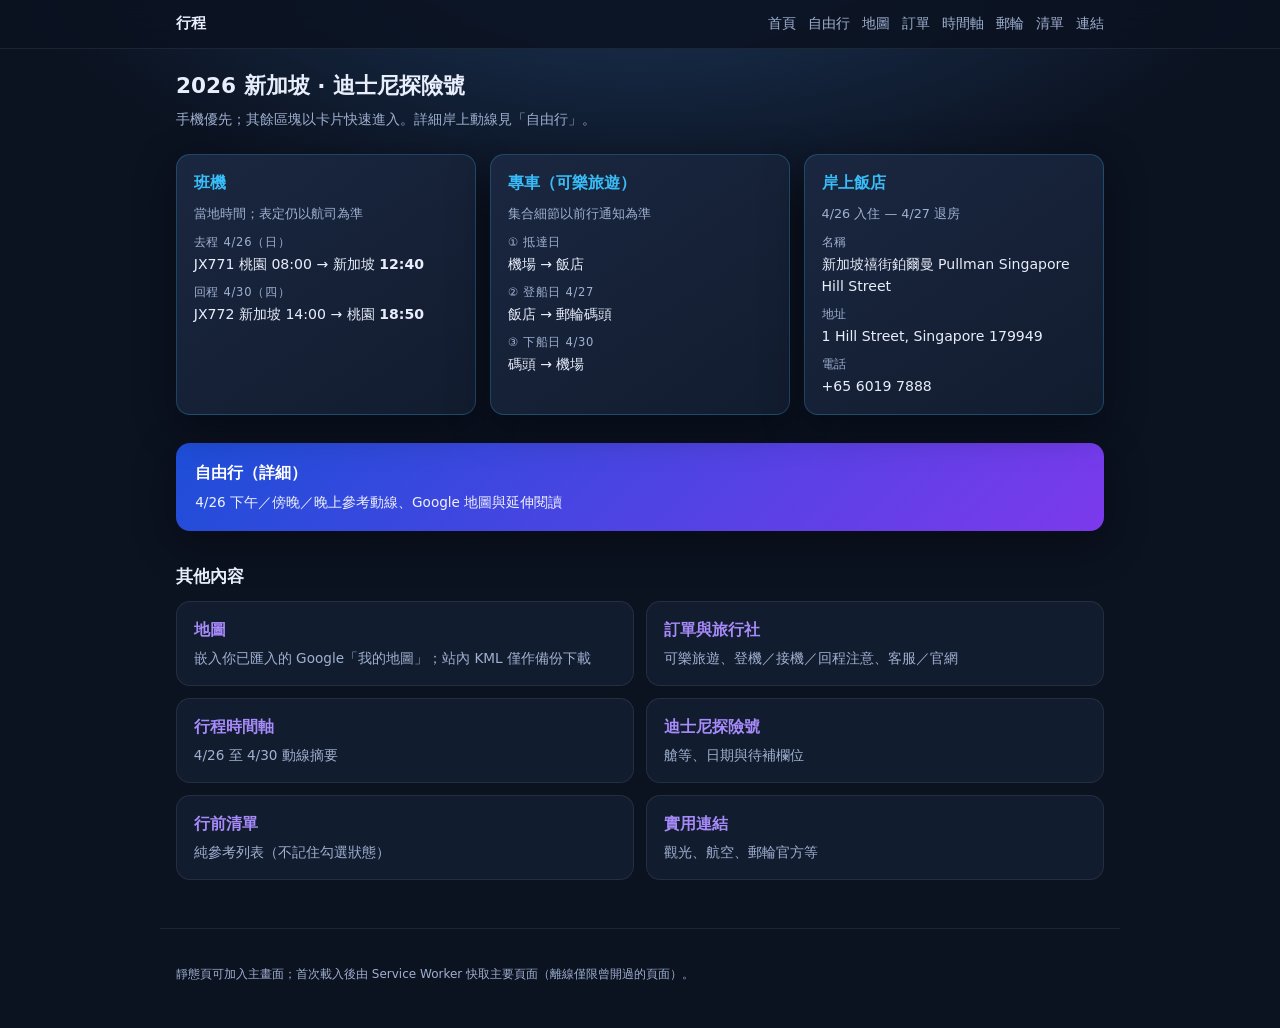
<file: index.html>
<!DOCTYPE html>
<html lang="zh-Hant">
  <head>
    <meta charset="utf-8" />
    <meta name="viewport" content="width=device-width, initial-scale=1" />
    <meta name="theme-color" content="#0b1220" />
    <meta name="description" content="2026 新加坡岸上與郵輪行程備查" />
    <title>2026 新加坡 · 行程</title>
    <link rel="stylesheet" href="./assets/app.css" />
    <link rel="manifest" href="./manifest.json" />
    <link rel="icon" href="./assets/icon.svg" type="image/svg+xml" />
  </head>
  <body>
    <header class="site-header">
      <div class="site-header__inner">
        <a class="brand" href="./index.html">行程</a>
        <nav class="nav" aria-label="主選單">
          <a href="./index.html">首頁</a>
          <a href="./singapore.html">自由行</a>
          <a href="./map.html">地圖</a>
          <a href="./order.html">訂單</a>
          <a href="./timeline.html">時間軸</a>
          <a href="./cruise.html">郵輪</a>
          <a href="./checklist.html">清單</a>
          <a href="./links.html">連結</a>
        </nav>
      </div>
    </header>

    <main>
      <div class="hero">
        <h1>2026 新加坡 · 迪士尼探險號</h1>
        <p>手機優先；其餘區塊以卡片快速進入。詳細岸上動線見「自由行」。</p>
      </div>

      <div class="grid-hero" aria-label="首屏重點">
        <article class="card card--hero">
          <h2>班機</h2>
          <p class="meta">當地時間；表定仍以航司為準</p>
          <dl>
            <dt>去程 4/26（日）</dt>
            <dd>JX771 桃園 08:00 → 新加坡 <strong>12:40</strong></dd>
            <dt>回程 4/30（四）</dt>
            <dd>JX772 新加坡 14:00 → 桃園 <strong>18:50</strong></dd>
          </dl>
        </article>
        <article class="card card--hero">
          <h2>專車（可樂旅遊）</h2>
          <p class="meta">集合細節以前行通知為準</p>
          <dl>
            <dt>① 抵達日</dt>
            <dd>機場 → 飯店</dd>
            <dt>② 登船日 4/27</dt>
            <dd>飯店 → 郵輪碼頭</dd>
            <dt>③ 下船日 4/30</dt>
            <dd>碼頭 → 機場</dd>
          </dl>
        </article>
        <article class="card card--hero">
          <h2>岸上飯店</h2>
          <p class="meta">4/26 入住 — 4/27 退房</p>
          <dl>
            <dt>名稱</dt>
            <dd>新加坡禧街鉑爾曼 Pullman Singapore Hill Street</dd>
            <dt>地址</dt>
            <dd>1 Hill Street, Singapore 179949</dd>
            <dt>電話</dt>
            <dd>+65 6019 7888</dd>
          </dl>
        </article>
      </div>

      <div class="feature-sg">
        <a href="./singapore.html">
          自由行（詳細）
          <span>4/26 下午／傍晚／晚上參考動線、Google 地圖與延伸閱讀</span>
        </a>
      </div>

      <h2 class="section-title">其他內容</h2>
      <div class="grid-cards">
        <a class="card-link" href="./map.html">
          <h3>地圖</h3>
          <p>嵌入你已匯入的 Google「我的地圖」；站內 KML 僅作備份下載</p>
        </a>
        <a class="card-link" href="./order.html">
          <h3>訂單與旅行社</h3>
          <p>可樂旅遊、登機／接機／回程注意、客服／官網</p>
        </a>
        <a class="card-link" href="./timeline.html">
          <h3>行程時間軸</h3>
          <p>4/26 至 4/30 動線摘要</p>
        </a>
        <a class="card-link" href="./cruise.html">
          <h3>迪士尼探險號</h3>
          <p>艙等、日期與待補欄位</p>
        </a>
        <a class="card-link" href="./checklist.html">
          <h3>行前清單</h3>
          <p>純參考列表（不記住勾選狀態）</p>
        </a>
        <a class="card-link" href="./links.html">
          <h3>實用連結</h3>
          <p>觀光、航空、郵輪官方等</p>
        </a>
      </div>
    </main>

    <footer class="site-footer">
      <p>靜態頁可加入主畫面；首次載入後由 Service Worker 快取主要頁面（離線僅限曾開過的頁面）。</p>
    </footer>
    <script src="./assets/register-sw.js" defer></script>
  </body>
</html>
</file>
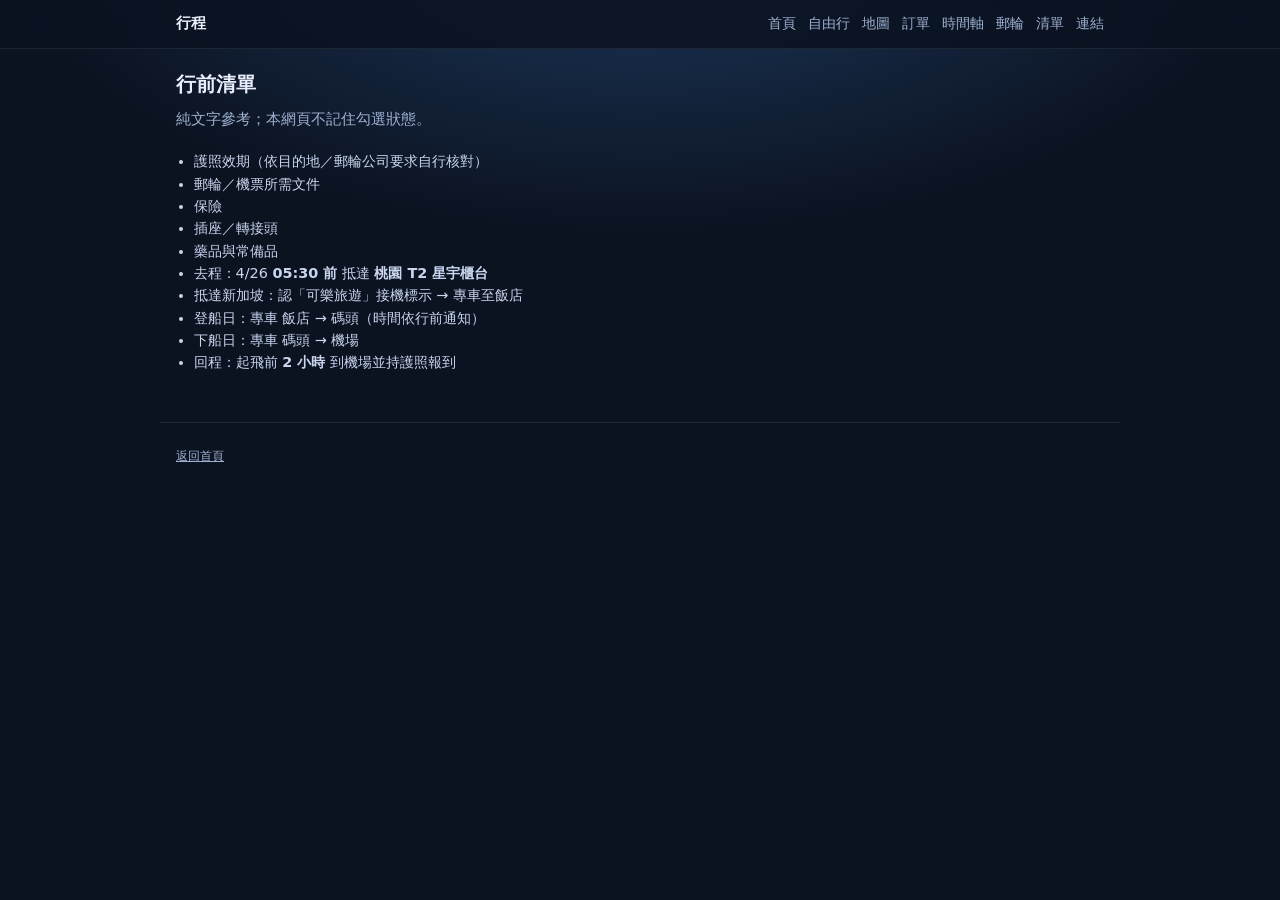
<file: checklist.html>
<!DOCTYPE html>
<html lang="zh-Hant">
  <head>
    <meta charset="utf-8" />
    <meta name="viewport" content="width=device-width, initial-scale=1" />
    <meta name="theme-color" content="#0b1220" />
    <title>行前清單</title>
    <link rel="stylesheet" href="./assets/app.css" />
    <link rel="manifest" href="./manifest.json" />
    <link rel="icon" href="./assets/icon.svg" type="image/svg+xml" />
  </head>
  <body>
    <header class="site-header">
      <div class="site-header__inner">
        <a class="brand" href="./index.html">行程</a>
        <nav class="nav" aria-label="主選單">
          <a href="./index.html">首頁</a>
          <a href="./singapore.html">自由行</a>
          <a href="./map.html">地圖</a>
          <a href="./order.html">訂單</a>
          <a href="./timeline.html">時間軸</a>
          <a href="./cruise.html">郵輪</a>
          <a href="./checklist.html" aria-current="page">清單</a>
          <a href="./links.html">連結</a>
        </nav>
      </div>
    </header>

    <main>
      <h1 class="page-title">行前清單</h1>
      <p class="lead">純文字參考；本網頁不記住勾選狀態。</p>
      <ul class="plain">
        <li>護照效期（依目的地／郵輪公司要求自行核對）</li>
        <li>郵輪／機票所需文件</li>
        <li>保險</li>
        <li>插座／轉接頭</li>
        <li>藥品與常備品</li>
        <li>去程：4/26 <strong>05:30 前</strong> 抵達 <strong>桃園 T2 星宇櫃台</strong></li>
        <li>抵達新加坡：認「可樂旅遊」接機標示 → 專車至飯店</li>
        <li>登船日：專車 飯店 → 碼頭（時間依行前通知）</li>
        <li>下船日：專車 碼頭 → 機場</li>
        <li>回程：起飛前 <strong>2 小時</strong> 到機場並持護照報到</li>
      </ul>
    </main>

    <footer class="site-footer"><a href="./index.html">返回首頁</a></footer>
    <script src="./assets/register-sw.js" defer></script>
  </body>
</html>
</file>
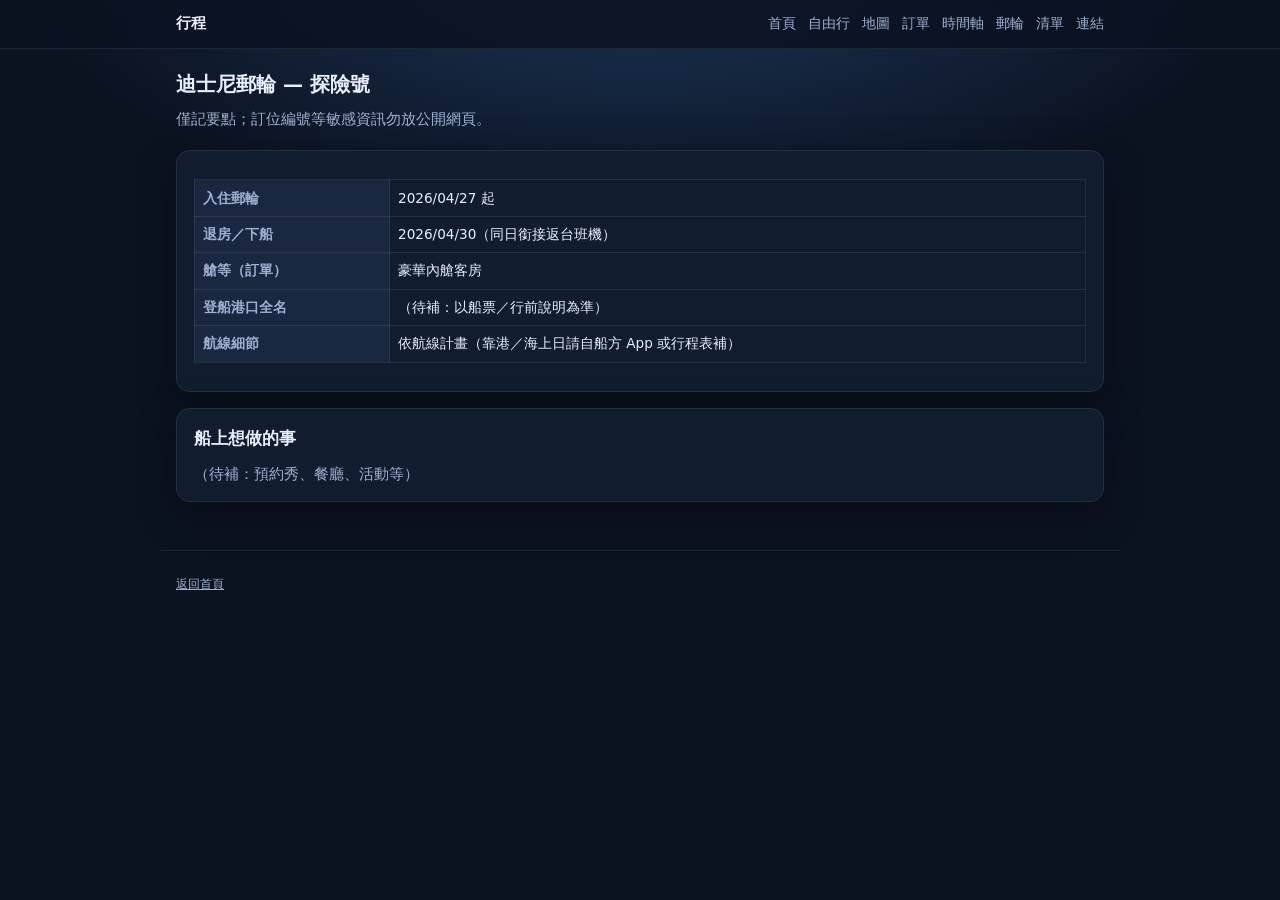
<file: cruise.html>
<!DOCTYPE html>
<html lang="zh-Hant">
  <head>
    <meta charset="utf-8" />
    <meta name="viewport" content="width=device-width, initial-scale=1" />
    <meta name="theme-color" content="#0b1220" />
    <title>迪士尼探險號</title>
    <link rel="stylesheet" href="./assets/app.css" />
    <link rel="manifest" href="./manifest.json" />
    <link rel="icon" href="./assets/icon.svg" type="image/svg+xml" />
  </head>
  <body>
    <header class="site-header">
      <div class="site-header__inner">
        <a class="brand" href="./index.html">行程</a>
        <nav class="nav" aria-label="主選單">
          <a href="./index.html">首頁</a>
          <a href="./singapore.html">自由行</a>
          <a href="./map.html">地圖</a>
          <a href="./order.html">訂單</a>
          <a href="./timeline.html">時間軸</a>
          <a href="./cruise.html" aria-current="page">郵輪</a>
          <a href="./checklist.html">清單</a>
          <a href="./links.html">連結</a>
        </nav>
      </div>
    </header>

    <main>
      <h1 class="page-title">迪士尼郵輪 — 探險號</h1>
      <p class="lead">僅記要點；訂位編號等敏感資訊勿放公開網頁。</p>

      <div class="card">
        <table class="simple">
          <tbody>
            <tr>
              <th>入住郵輪</th>
              <td>2026/04/27 起</td>
            </tr>
            <tr>
              <th>退房／下船</th>
              <td>2026/04/30（同日銜接返台班機）</td>
            </tr>
            <tr>
              <th>艙等（訂單）</th>
              <td>豪華內艙客房</td>
            </tr>
            <tr>
              <th>登船港口全名</th>
              <td>（待補：以船票／行前說明為準）</td>
            </tr>
            <tr>
              <th>航線細節</th>
              <td>依航線計畫（靠港／海上日請自船方 App 或行程表補）</td>
            </tr>
          </tbody>
        </table>
      </div>

      <div class="card" style="margin-top: 1rem">
        <h2 class="section-title" style="margin-top: 0">船上想做的事</h2>
        <p class="lead" style="margin: 0">（待補：預約秀、餐廳、活動等）</p>
      </div>
    </main>

    <footer class="site-footer"><a href="./index.html">返回首頁</a></footer>
    <script src="./assets/register-sw.js" defer></script>
  </body>
</html>
</file>
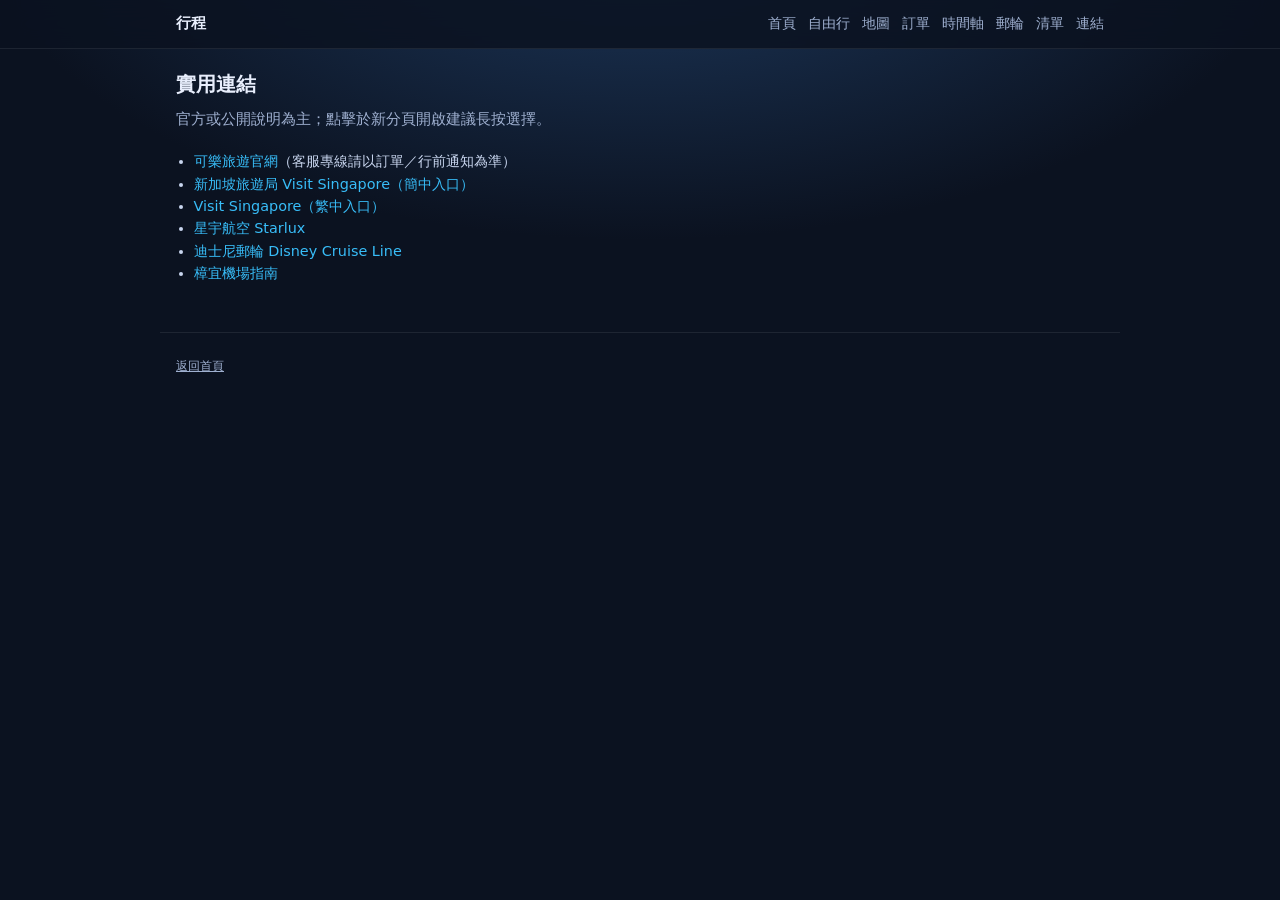
<file: links.html>
<!DOCTYPE html>
<html lang="zh-Hant">
  <head>
    <meta charset="utf-8" />
    <meta name="viewport" content="width=device-width, initial-scale=1" />
    <meta name="theme-color" content="#0b1220" />
    <title>實用連結</title>
    <link rel="stylesheet" href="./assets/app.css" />
    <link rel="manifest" href="./manifest.json" />
    <link rel="icon" href="./assets/icon.svg" type="image/svg+xml" />
  </head>
  <body>
    <header class="site-header">
      <div class="site-header__inner">
        <a class="brand" href="./index.html">行程</a>
        <nav class="nav" aria-label="主選單">
          <a href="./index.html">首頁</a>
          <a href="./singapore.html">自由行</a>
          <a href="./map.html">地圖</a>
          <a href="./order.html">訂單</a>
          <a href="./timeline.html">時間軸</a>
          <a href="./cruise.html">郵輪</a>
          <a href="./checklist.html">清單</a>
          <a href="./links.html" aria-current="page">連結</a>
        </nav>
      </div>
    </header>

    <main>
      <h1 class="page-title">實用連結</h1>
      <p class="lead">官方或公開說明為主；點擊於新分頁開啟建議長按選擇。</p>
      <ul class="plain">
        <li><a href="https://www.colatour.com.tw/">可樂旅遊官網</a>（客服專線請以訂單／行前通知為準）</li>
        <li><a href="https://www.visitsingapore.com/zh_cn/">新加坡旅遊局 Visit Singapore（簡中入口）</a></li>
        <li><a href="https://www.visitsingapore.com/zh_tw/">Visit Singapore（繁中入口）</a></li>
        <li><a href="https://www.starlux-airlines.com/zh-tw/">星宇航空 Starlux</a></li>
        <li><a href="https://disneycruise.disney.go.com/">迪士尼郵輪 Disney Cruise Line</a></li>
        <li><a href="https://www.changiairport.com/zh/airport-guide.html">樟宜機場指南</a></li>
      </ul>
    </main>

    <footer class="site-footer"><a href="./index.html">返回首頁</a></footer>
    <script src="./assets/register-sw.js" defer></script>
  </body>
</html>
</file>
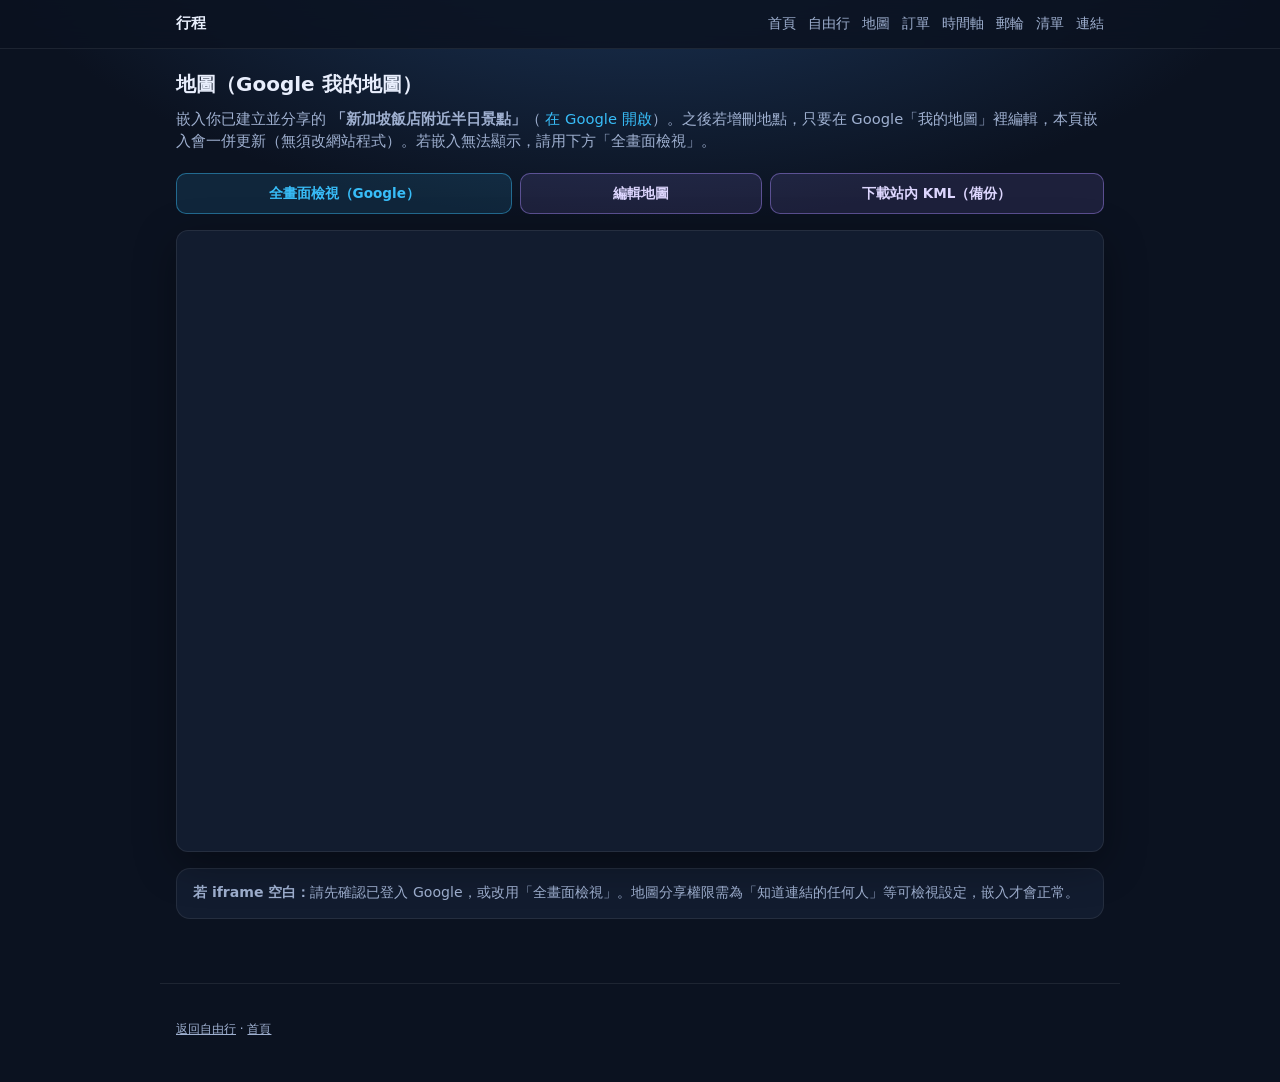
<file: map.html>
<!DOCTYPE html>
<html lang="zh-Hant">
  <head>
    <meta charset="utf-8" />
    <meta name="viewport" content="width=device-width, initial-scale=1" />
    <meta name="theme-color" content="#0b1220" />
    <meta name="description" content="自由行：Google 我的地圖" />
    <title>地圖 · 自由行</title>
    <link rel="stylesheet" href="./assets/app.css" />
    <link rel="manifest" href="./manifest.json" />
    <link rel="icon" href="./assets/icon.svg" type="image/svg+xml" />
  </head>
  <body>
    <header class="site-header">
      <div class="site-header__inner">
        <a class="brand" href="./index.html">行程</a>
        <nav class="nav" aria-label="主選單">
          <a href="./index.html">首頁</a>
          <a href="./singapore.html">自由行</a>
          <a href="./map.html" aria-current="page">地圖</a>
          <a href="./order.html">訂單</a>
          <a href="./timeline.html">時間軸</a>
          <a href="./cruise.html">郵輪</a>
          <a href="./checklist.html">清單</a>
          <a href="./links.html">連結</a>
        </nav>
      </div>
    </header>

    <main>
      <h1 class="page-title">地圖（Google 我的地圖）</h1>
      <p class="lead">
        嵌入你已建立並分享的
        <strong>「新加坡飯店附近半日景點」</strong>（
        <a
          href="https://www.google.com/maps/d/edit?mid=1lL3qdmf4UXi1P9cRLF7yjPcPuzd3kZs&amp;usp=sharing"
          target="_blank"
          rel="noopener"
          >在 Google 開啟</a
        >）。之後若增刪地點，只要在 Google「我的地圖」裡編輯，本頁嵌入會一併更新（無須改網站程式）。若嵌入無法顯示，請用下方「全畫面檢視」。
      </p>

      <div class="map-toolbar">
        <a
          class="btn"
          href="https://www.google.com/maps/d/u/0/viewer?mid=1lL3qdmf4UXi1P9cRLF7yjPcPuzd3kZs&amp;hl=zh-TW"
          target="_blank"
          rel="noopener"
          >全畫面檢視（Google）</a
        >
        <a
          class="btn btn--secondary"
          href="https://www.google.com/maps/d/edit?mid=1lL3qdmf4UXi1P9cRLF7yjPcPuzd3kZs&amp;usp=sharing"
          target="_blank"
          rel="noopener"
          >編輯地圖</a
        >
        <a class="btn btn--secondary" href="./assets/singapore-pois.kml" download="singapore-pois.kml"
          >下載站內 KML（備份）</a
        >
      </div>

      <div class="my-maps-embed" aria-label="Google 我的地圖嵌入">
        <iframe
          title="新加坡飯店附近半日景點"
          loading="lazy"
          referrerpolicy="no-referrer-when-downgrade"
          src="https://www.google.com/maps/d/embed?mid=1lL3qdmf4UXi1P9cRLF7yjPcPuzd3kZs&amp;hl=zh-TW"
        ></iframe>
      </div>

      <div class="callout" style="margin-top: 1rem">
        <strong>若 iframe 空白：</strong>請先確認已登入 Google，或改用「全畫面檢視」。地圖分享權限需為「知道連結的任何人」等可檢視設定，嵌入才會正常。
      </div>
    </main>

    <footer class="site-footer">
      <p><a href="./singapore.html">返回自由行</a> · <a href="./index.html">首頁</a></p>
    </footer>
    <script src="./assets/register-sw.js" defer></script>
  </body>
</html>
</file>
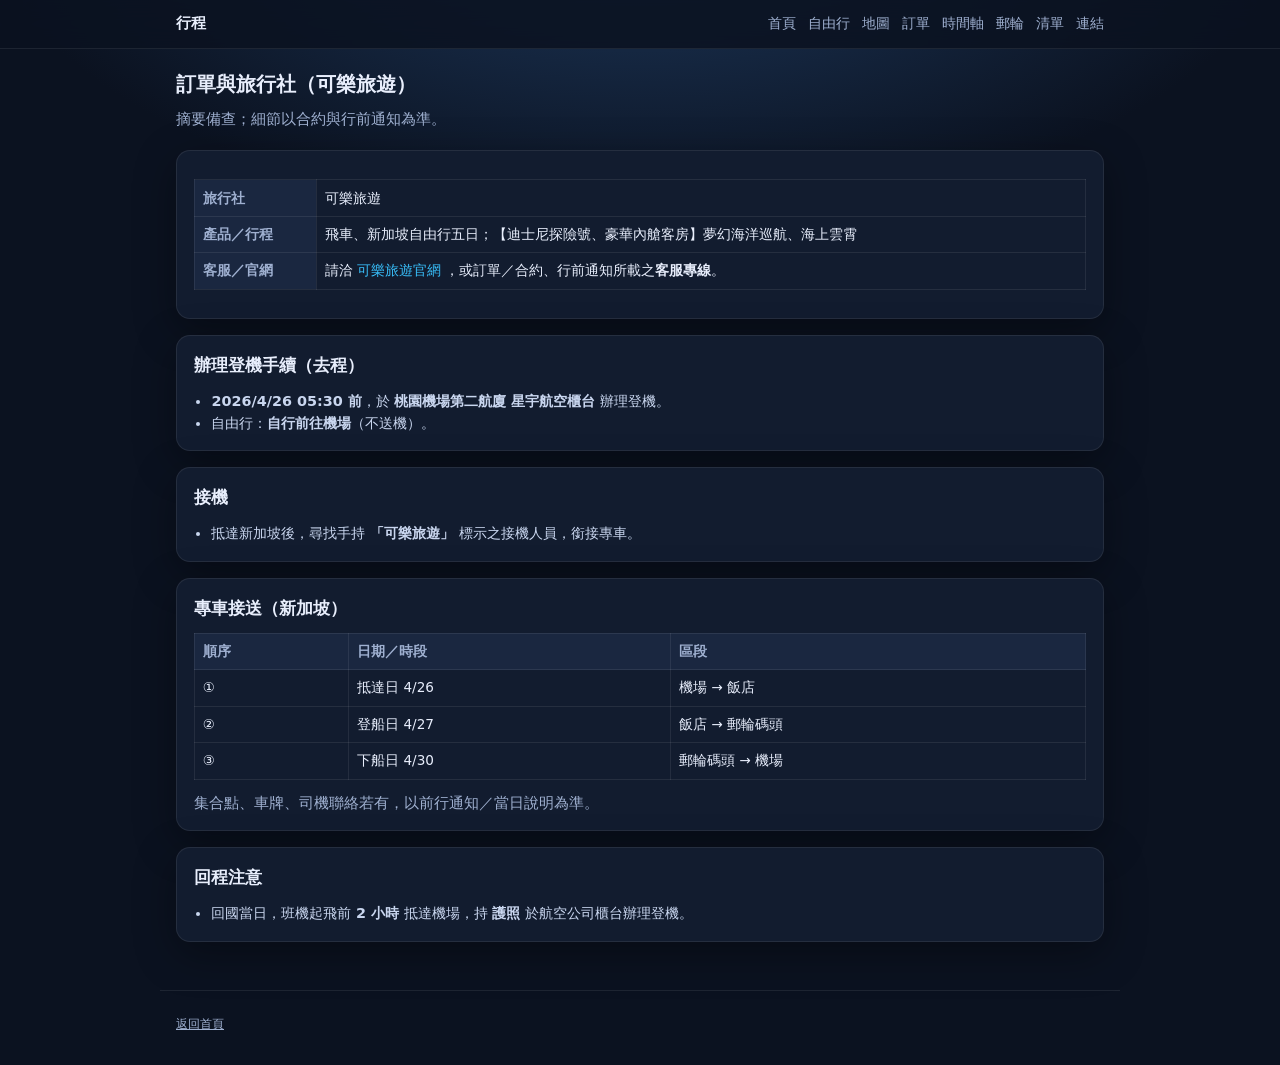
<file: order.html>
<!DOCTYPE html>
<html lang="zh-Hant">
  <head>
    <meta charset="utf-8" />
    <meta name="viewport" content="width=device-width, initial-scale=1" />
    <meta name="theme-color" content="#0b1220" />
    <title>訂單與旅行社</title>
    <link rel="stylesheet" href="./assets/app.css" />
    <link rel="manifest" href="./manifest.json" />
    <link rel="icon" href="./assets/icon.svg" type="image/svg+xml" />
  </head>
  <body>
    <header class="site-header">
      <div class="site-header__inner">
        <a class="brand" href="./index.html">行程</a>
        <nav class="nav" aria-label="主選單">
          <a href="./index.html">首頁</a>
          <a href="./singapore.html">自由行</a>
          <a href="./map.html">地圖</a>
          <a href="./order.html" aria-current="page">訂單</a>
          <a href="./timeline.html">時間軸</a>
          <a href="./cruise.html">郵輪</a>
          <a href="./checklist.html">清單</a>
          <a href="./links.html">連結</a>
        </nav>
      </div>
    </header>

    <main>
      <h1 class="page-title">訂單與旅行社（可樂旅遊）</h1>
      <p class="lead">摘要備查；細節以合約與行前通知為準。</p>

      <div class="card" style="margin-bottom: 1rem">
        <table class="simple">
          <tbody>
            <tr>
              <th>旅行社</th>
              <td>可樂旅遊</td>
            </tr>
            <tr>
              <th>產品／行程</th>
              <td>
                飛車、新加坡自由行五日；【迪士尼探險號、豪華內艙客房】夢幻海洋巡航、海上雲霄
              </td>
            </tr>
            <tr>
              <th>客服／官網</th>
              <td>
                請洽
                <a href="https://www.colatour.com.tw/" target="_blank" rel="noopener">可樂旅遊官網</a>
                ，或訂單／合約、行前通知所載之<strong>客服專線</strong>。
              </td>
            </tr>
          </tbody>
        </table>
      </div>

      <div class="card" style="margin-bottom: 1rem">
        <h2 class="section-title" style="margin-top: 0">辦理登機手續（去程）</h2>
        <ul class="plain">
          <li><strong>2026/4/26 05:30 前</strong>，於 <strong>桃園機場第二航廈 星宇航空櫃台</strong> 辦理登機。</li>
          <li>自由行：<strong>自行前往機場</strong>（不送機）。</li>
        </ul>
      </div>

      <div class="card" style="margin-bottom: 1rem">
        <h2 class="section-title" style="margin-top: 0">接機</h2>
        <ul class="plain">
          <li>抵達新加坡後，尋找手持 <strong>「可樂旅遊」</strong> 標示之接機人員，銜接專車。</li>
        </ul>
      </div>

      <div class="card" style="margin-bottom: 1rem">
        <h2 class="section-title" style="margin-top: 0">專車接送（新加坡）</h2>
        <table class="simple">
          <thead>
            <tr>
              <th>順序</th>
              <th>日期／時段</th>
              <th>區段</th>
            </tr>
          </thead>
          <tbody>
            <tr>
              <td>①</td>
              <td>抵達日 4/26</td>
              <td>機場 → 飯店</td>
            </tr>
            <tr>
              <td>②</td>
              <td>登船日 4/27</td>
              <td>飯店 → 郵輪碼頭</td>
            </tr>
            <tr>
              <td>③</td>
              <td>下船日 4/30</td>
              <td>郵輪碼頭 → 機場</td>
            </tr>
          </tbody>
        </table>
        <p class="lead" style="margin: 0.75rem 0 0">集合點、車牌、司機聯絡若有，以前行通知／當日說明為準。</p>
      </div>

      <div class="card">
        <h2 class="section-title" style="margin-top: 0">回程注意</h2>
        <ul class="plain">
          <li>回國當日，班機起飛前 <strong>2 小時</strong> 抵達機場，持 <strong>護照</strong> 於航空公司櫃台辦理登機。</li>
        </ul>
      </div>
    </main>

    <footer class="site-footer"><a href="./index.html">返回首頁</a></footer>
    <script src="./assets/register-sw.js" defer></script>
  </body>
</html>
</file>
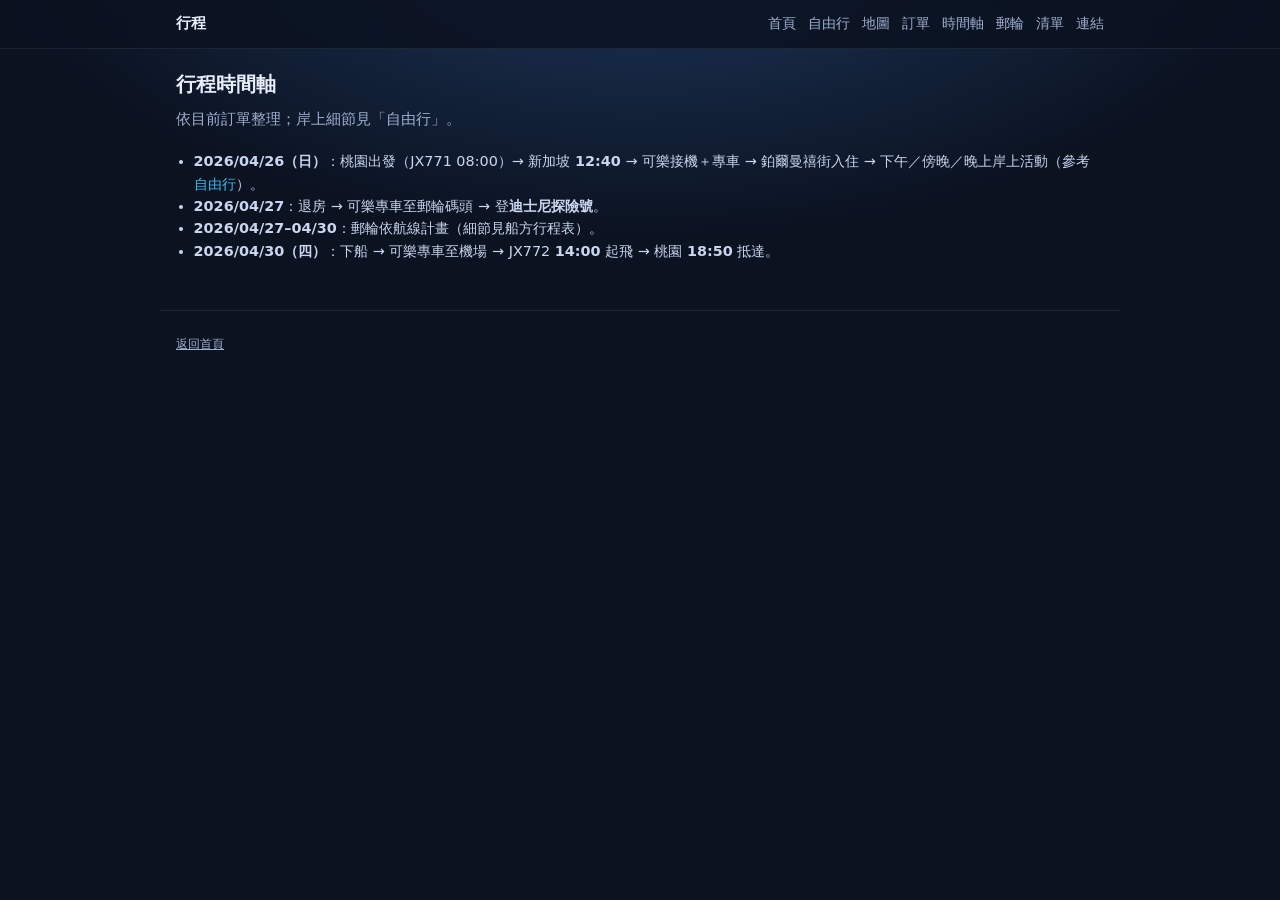
<file: timeline.html>
<!DOCTYPE html>
<html lang="zh-Hant">
  <head>
    <meta charset="utf-8" />
    <meta name="viewport" content="width=device-width, initial-scale=1" />
    <meta name="theme-color" content="#0b1220" />
    <title>行程時間軸</title>
    <link rel="stylesheet" href="./assets/app.css" />
    <link rel="manifest" href="./manifest.json" />
    <link rel="icon" href="./assets/icon.svg" type="image/svg+xml" />
  </head>
  <body>
    <header class="site-header">
      <div class="site-header__inner">
        <a class="brand" href="./index.html">行程</a>
        <nav class="nav" aria-label="主選單">
          <a href="./index.html">首頁</a>
          <a href="./singapore.html">自由行</a>
          <a href="./map.html">地圖</a>
          <a href="./order.html">訂單</a>
          <a href="./timeline.html" aria-current="page">時間軸</a>
          <a href="./cruise.html">郵輪</a>
          <a href="./checklist.html">清單</a>
          <a href="./links.html">連結</a>
        </nav>
      </div>
    </header>

    <main>
      <h1 class="page-title">行程時間軸</h1>
      <p class="lead">依目前訂單整理；岸上細節見「自由行」。</p>
      <ul class="plain">
        <li>
          <strong>2026/04/26（日）</strong>：桃園出發（JX771 08:00）→ 新加坡 <strong>12:40</strong> → 可樂接機＋專車 →
          鉑爾曼禧街入住 → 下午／傍晚／晚上岸上活動（參考
          <a href="./singapore.html">自由行</a>）。
        </li>
        <li>
          <strong>2026/04/27</strong>：退房 → 可樂專車至郵輪碼頭 → 登<strong>迪士尼探險號</strong>。
        </li>
        <li><strong>2026/04/27–04/30</strong>：郵輪依航線計畫（細節見船方行程表）。</li>
        <li>
          <strong>2026/04/30（四）</strong>：下船 → 可樂專車至機場 → JX772 <strong>14:00</strong> 起飛 → 桃園
          <strong>18:50</strong> 抵達。
        </li>
      </ul>
    </main>

    <footer class="site-footer"><a href="./index.html">返回首頁</a></footer>
    <script src="./assets/register-sw.js" defer></script>
  </body>
</html>
</file>
<file: assets/app.css>
/* 手機優先；桌機加寬 */
:root {
  --bg: #0b1220;
  --surface: #121c2f;
  --surface-2: #1a2740;
  --text: #e8eefc;
  --muted: #9fb0d0;
  --accent: #38bdf8;
  --accent-2: #a78bfa;
  --card-border: rgba(255, 255, 255, 0.08);
  --radius: 14px;
  --shadow: 0 12px 40px rgba(0, 0, 0, 0.35);
  --font: "SF Pro Text", system-ui, -apple-system, "Segoe UI", Roboto,
    "PingFang SC", "Hiragino Sans GB", "Microsoft YaHei", sans-serif;
}

*,
*::before,
*::after {
  box-sizing: border-box;
}

html {
  scroll-behavior: smooth;
}

body {
  margin: 0;
  font-family: var(--font);
  background: radial-gradient(1200px 600px at 50% -10%, #1e3a5f 0%, var(--bg) 55%);
  color: var(--text);
  line-height: 1.55;
  min-height: 100dvh;
}

a {
  color: var(--accent);
  text-decoration: none;
}
a:hover {
  text-decoration: underline;
}

img {
  max-width: 100%;
  height: auto;
  display: block;
}

.site-header {
  position: sticky;
  top: 0;
  z-index: 20;
  backdrop-filter: blur(12px);
  background: rgba(11, 18, 32, 0.85);
  border-bottom: 1px solid var(--card-border);
}

.site-header__inner {
  max-width: 960px;
  margin: 0 auto;
  padding: 0.75rem 1rem;
  display: flex;
  align-items: center;
  justify-content: space-between;
  gap: 0.75rem;
}

.brand {
  font-weight: 700;
  font-size: 0.95rem;
  letter-spacing: 0.02em;
  color: var(--text);
  text-decoration: none;
}
.brand:hover {
  text-decoration: none;
  color: var(--accent);
}

.nav {
  display: flex;
  flex-wrap: wrap;
  gap: 0.5rem 0.75rem;
  justify-content: flex-end;
}

.nav a {
  font-size: 0.85rem;
  color: var(--muted);
  text-decoration: none;
}
.nav a:hover {
  color: var(--accent);
}

main {
  max-width: 960px;
  margin: 0 auto;
  padding: 1.25rem 1rem 3rem;
}

.hero {
  margin-bottom: 1.5rem;
}

.hero h1 {
  font-size: 1.35rem;
  margin: 0 0 0.35rem;
  font-weight: 700;
}

.hero p {
  margin: 0;
  color: var(--muted);
  font-size: 0.9rem;
}

.grid-hero {
  display: grid;
  gap: 0.85rem;
}

@media (min-width: 720px) {
  .grid-hero {
    grid-template-columns: repeat(3, 1fr);
  }
}

.card {
  background: var(--surface);
  border: 1px solid var(--card-border);
  border-radius: var(--radius);
  padding: 1rem 1.05rem;
  box-shadow: var(--shadow);
}

.card--hero {
  border-color: rgba(56, 189, 248, 0.25);
  background: linear-gradient(145deg, var(--surface-2), var(--surface));
}

.card--hero h2 {
  margin: 0 0 0.5rem;
  font-size: 1rem;
  color: var(--accent);
}

.card--hero .meta {
  font-size: 0.8rem;
  color: var(--muted);
  margin: 0 0 0.65rem;
}

.card--hero dl {
  margin: 0;
  font-size: 0.88rem;
}

.card--hero dt {
  color: var(--muted);
  font-size: 0.72rem;
  text-transform: uppercase;
  letter-spacing: 0.06em;
  margin-top: 0.5rem;
}
.card--hero dt:first-child {
  margin-top: 0;
}
.card--hero dd {
  margin: 0.15rem 0 0;
}

.section-title {
  font-size: 1.05rem;
  margin: 2rem 0 0.75rem;
  color: var(--text);
}

.grid-cards {
  display: grid;
  gap: 0.75rem;
}

@media (min-width: 640px) {
  .grid-cards {
    grid-template-columns: repeat(2, 1fr);
  }
}

.card-link {
  display: block;
  padding: 1rem 1.05rem;
  border-radius: var(--radius);
  border: 1px solid var(--card-border);
  background: var(--surface);
  color: inherit;
  text-decoration: none;
  transition: border-color 0.15s, transform 0.15s;
}
.card-link:hover {
  border-color: rgba(167, 139, 250, 0.45);
  transform: translateY(-1px);
  text-decoration: none;
}

.card-link h3 {
  margin: 0 0 0.35rem;
  font-size: 0.98rem;
  color: var(--accent-2);
}

.card-link p {
  margin: 0;
  font-size: 0.85rem;
  color: var(--muted);
}

.feature-sg {
  margin: 1.75rem 0 1rem;
}

.feature-sg a {
  display: block;
  padding: 1.15rem 1.2rem;
  border-radius: var(--radius);
  background: linear-gradient(135deg, #1d4ed8 0%, #7c3aed 100%);
  color: #fff;
  text-decoration: none;
  font-weight: 600;
  font-size: 1rem;
  box-shadow: var(--shadow);
}
.feature-sg a:hover {
  filter: brightness(1.06);
  text-decoration: none;
}
.feature-sg a span {
  display: block;
  margin-top: 0.35rem;
  font-weight: 400;
  font-size: 0.85rem;
  opacity: 0.92;
}

.page-title {
  font-size: 1.25rem;
  margin: 0 0 0.5rem;
}

.lead {
  color: var(--muted);
  font-size: 0.92rem;
  margin: 0 0 1.25rem;
}

.poi {
  margin-bottom: 1.5rem;
  padding-bottom: 1.5rem;
  border-bottom: 1px solid var(--card-border);
}
.poi:last-child {
  border-bottom: 0;
  margin-bottom: 0;
  padding-bottom: 0;
}

.poi h3 {
  margin: 0 0 0.35rem;
  font-size: 1.05rem;
}

.poi .time {
  font-size: 0.8rem;
  color: var(--accent);
  margin: 0 0 0.5rem;
}

.poi figure {
  margin: 0.65rem 0;
  border-radius: 12px;
  overflow: hidden;
  border: 1px solid var(--card-border);
  background: var(--surface);
}

.poi figcaption {
  font-size: 0.72rem;
  color: var(--muted);
  padding: 0.45rem 0.6rem;
  line-height: 1.4;
}

.poi p {
  margin: 0.5rem 0;
  font-size: 0.9rem;
  color: #c9d6ef;
}

.actions {
  display: flex;
  flex-wrap: wrap;
  gap: 0.5rem;
  margin-top: 0.65rem;
}

.btn {
  display: inline-flex;
  align-items: center;
  justify-content: center;
  padding: 0.55rem 0.85rem;
  border-radius: 10px;
  font-size: 0.85rem;
  font-weight: 600;
  border: 1px solid rgba(56, 189, 248, 0.45);
  background: rgba(56, 189, 248, 0.12);
  color: var(--accent);
  text-decoration: none;
}
.btn:hover {
  background: rgba(56, 189, 248, 0.22);
  text-decoration: none;
}

.btn--secondary {
  border-color: rgba(167, 139, 250, 0.45);
  background: rgba(167, 139, 250, 0.12);
  color: #ddd6fe;
}
.btn--secondary:hover {
  background: rgba(167, 139, 250, 0.22);
}

.callout {
  background: var(--surface);
  border: 1px solid var(--card-border);
  border-radius: var(--radius);
  padding: 0.85rem 1rem;
  font-size: 0.88rem;
  color: var(--muted);
  margin: 1rem 0;
}

.site-footer {
  max-width: 960px;
  margin: 0 auto;
  padding: 1.5rem 1rem 2rem;
  font-size: 0.75rem;
  color: var(--muted);
  border-top: 1px solid var(--card-border);
}

.site-footer a {
  color: var(--muted);
  text-decoration: underline;
}

ul.plain {
  margin: 0.5rem 0 0;
  padding-left: 1.1rem;
  color: #c9d6ef;
  font-size: 0.9rem;
}

table.simple {
  width: 100%;
  border-collapse: collapse;
  font-size: 0.85rem;
  margin: 0.75rem 0;
}
table.simple th,
table.simple td {
  border: 1px solid var(--card-border);
  padding: 0.45rem 0.5rem;
  text-align: left;
  vertical-align: top;
}
table.simple th {
  background: var(--surface-2);
  color: var(--muted);
  font-weight: 600;
}

/* 地圖頁（舊 Leaflet 備援樣式，若日後加回） */
#poi-map {
  width: 100%;
  height: min(68vh, 560px);
  border-radius: 12px;
  overflow: hidden;
  border: 1px solid var(--card-border);
  box-shadow: var(--shadow);
}
#poi-map .leaflet-container {
  font-family: var(--font);
  background: var(--surface);
}

/* Google 我的地圖嵌入 */
.my-maps-embed {
  position: relative;
  width: 100%;
  border-radius: 12px;
  overflow: hidden;
  border: 1px solid var(--card-border);
  box-shadow: var(--shadow);
  background: var(--surface);
}
.my-maps-embed iframe {
  display: block;
  width: 100%;
  height: min(72vh, 620px);
  border: 0;
}
.map-toolbar {
  display: flex;
  flex-wrap: wrap;
  gap: 0.5rem;
  margin: 0.75rem 0 1rem;
}
.map-toolbar .btn {
  flex: 1 1 auto;
  min-width: 140px;
  text-align: center;
}
</file>
